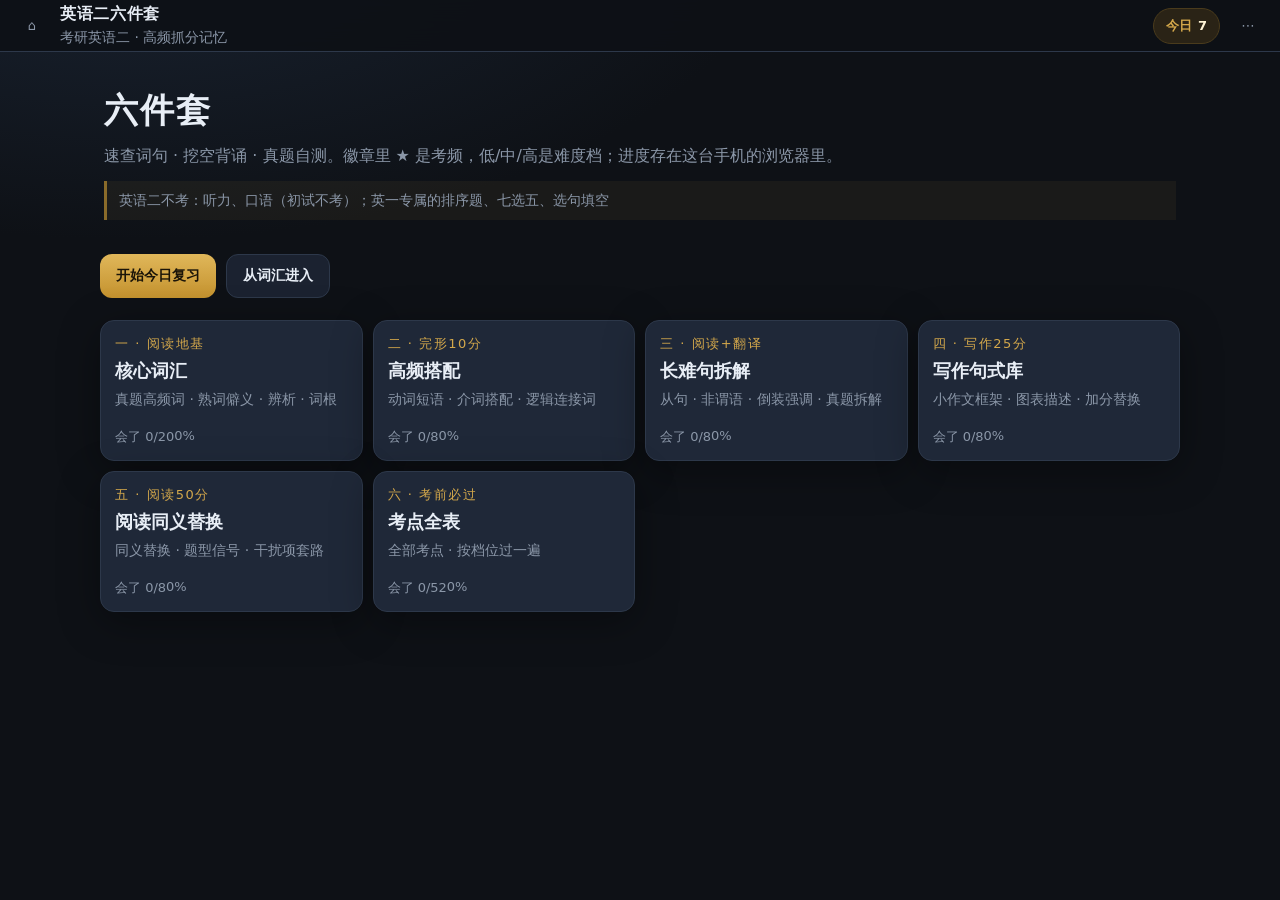
<file: index.html>
<!DOCTYPE html>
<html lang="zh-CN">
<head>
  <meta charset="UTF-8">
  <meta name="viewport" content="width=device-width, initial-scale=1, viewport-fit=cover, maximum-scale=1">
  <meta name="theme-color" content="#0e1116">
  <meta name="color-scheme" content="dark">
  <meta name="format-detection" content="telephone=no">
  <meta name="apple-mobile-web-app-capable" content="yes">
  <meta name="apple-mobile-web-app-status-bar-style" content="black-translucent">
  <meta name="apple-mobile-web-app-title" content="英语二六件套">
  <meta name="description" content="考研英语二高频抓分：核心词汇、高频搭配、长难句拆解、写作句式、阅读同义替换、考点全表">
  <meta property="og:title" content="英语二六件套">
  <meta property="og:description" content="考研英语二 · 高频抓分记忆">
  <meta itemprop="name" content="英语二六件套">
  <meta itemprop="description" content="考研英语二 · 高频抓分记忆">
  <title>英语二六件套</title>
  <link rel="stylesheet" href="vendor/katex.min.css">
  <link rel="stylesheet" href="style.css">
  <script>
    (function () {
      var ua = navigator.userAgent || "";
      if (/MicroMessenger/i.test(ua)) document.documentElement.classList.add("is-wechat");
      if (/iPhone|iPad|iPod/i.test(ua)) document.documentElement.classList.add("is-ios");
    })();
  </script>
</head>
<body>
  <div id="app">
    <p class="boot-msg">正在打开英语二六件套…</p>
  </div>
  <script src="vendor/katex.min.js"></script>
  <script src="data.js"></script>
  <script src="app.js"></script>
</body>
</html>
</file>
<file: style.css>
:root {
  --bg: #0e1116;
  --bg-2: #141a22;
  --elev: #1b2230;
  --card: #1f2838;
  --line: #2d384a;
  --text: #e8eef6;
  --muted: #8b97a8;
  --gold: #d4a84b;
  --gold-2: #8a6b2a;
  --teal: #5ec8c0;
  --rose: #e07a5f;
  --green: #7cb87c;
  --blue: #7aa7d6;
  --warn: #e8b86d;
  --shadow: 0 10px 40px rgba(0, 0, 0, 0.35);
  --radius: 14px;
  --header-h: 52px;
  --bottom-h: 56px;
  --safe-t: env(safe-area-inset-top, 0px);
  --safe-b: env(safe-area-inset-bottom, 0px);
  --wechat-extra: 0px;
  --vv-bottom: 0px;
  --app-h: 100dvh;
  --text-detail: 16px;
  --text-aux: 14px;
}

* { box-sizing: border-box; }
html {
  height: 100%;
  -webkit-text-size-adjust: 100%;
  text-size-adjust: 100%;
}
html, body {
  min-height: var(--app-h, 100dvh);
  background: var(--bg);
  overscroll-behavior: none;
}
body {
  margin: 0;
  font-family: "PingFang SC", "Hiragino Sans GB", "Noto Sans SC", "Microsoft YaHei", system-ui, sans-serif;
  background: radial-gradient(1200px 600px at 10% -10%, #1a2433 0%, var(--bg) 55%);
  color: var(--text);
  line-height: 1.55;
  -webkit-font-smoothing: antialiased;
  overflow-x: hidden;
}
html.is-wechat { --wechat-extra: 10px; }

button, input, textarea { font-family: inherit; }
button {
  cursor: pointer;
  border: 0;
  background: none;
  color: inherit;
  -webkit-tap-highlight-color: transparent;
  touch-action: manipulation;
}
textarea, input {
  font-size: 16px;
  width: 100%;
  background: #0e1116;
  color: var(--text);
  border: 1px solid var(--line);
  border-radius: 10px;
  padding: 10px;
}
a { color: var(--gold); }

.katex-display { margin: 0.55em 0; overflow-x: auto; overflow-y: hidden; -webkit-overflow-scrolling: touch; }
.katex { font-size: 1.05em; }
.boot-msg { padding: 48px 20px; color: var(--muted); text-align: center; }

#app {
  min-height: var(--app-h, 100dvh);
  padding-bottom: calc(var(--bottom-h) + var(--safe-b) + var(--wechat-extra) + 16px);
}

.topbar {
  position: sticky;
  top: 0;
  z-index: 20;
  min-height: calc(var(--header-h) + var(--safe-t));
  display: flex;
  align-items: center;
  gap: 8px;
  padding: var(--safe-t) 12px 0;
  background: rgba(14, 17, 22, 0.92);
  backdrop-filter: blur(12px);
  border-bottom: 1px solid var(--line);
}
.brand {
  display: flex;
  flex-direction: column;
  min-width: 0;
}
.brand strong { font-size: 16px; letter-spacing: 0.04em; }
.brand span { font-size: var(--text-aux); color: var(--muted); }
.topbar .grow { flex: 1; }
.icon-btn {
  width: 40px;
  height: 40px;
  border-radius: 10px;
  color: var(--muted);
}
.icon-btn:hover { background: var(--elev); color: var(--text); }
.today-chip {
  display: flex;
  align-items: center;
  gap: 6px;
  height: 36px;
  padding: 0 12px;
  border-radius: 999px;
  background: #2a2316;
  color: var(--gold);
  font-size: 13px;
  font-weight: 600;
  border: 1px solid #4a3b1c;
}
.today-chip em { font-style: normal; color: #fff4d6; }

.wrap {
  width: min(1080px, calc(100% - 24px));
  margin: 18px auto 0;
}

.hero {
  padding: 8px 4px 18px;
}
.hero h1 {
  margin: 0 0 6px;
  font-size: 28px;
  font-weight: 700;
  letter-spacing: 0.06em;
}
.hero p { margin: 0; color: var(--muted); font-size: var(--text-detail); line-height: 1.65; }
.skip-note {
  margin-top: 12px;
  font-size: var(--text-aux);
  line-height: 1.65;
  color: var(--muted);
  padding: 8px 12px;
  border-left: 3px solid var(--gold-2);
  background: rgba(212, 168, 75, 0.06);
}

.cta-row {
  display: flex;
  gap: 10px;
  margin: 16px 0 22px;
  flex-wrap: wrap;
}
.btn {
  min-height: 44px;
  padding: 0 16px;
  border-radius: 12px;
  font-size: 14px;
  font-weight: 600;
  display: inline-flex;
  align-items: center;
  justify-content: center;
  gap: 8px;
}
.btn-gold {
  background: linear-gradient(180deg, #e0b75a, #c4922e);
  color: #1a1408;
}
.btn-ghost {
  background: var(--elev);
  border: 1px solid var(--line);
  color: var(--text);
}
.btn-rose { background: #3a2420; color: #f0b8aa; border: 1px solid #5a3830; }
.btn-warn { background: #3a3320; color: #f0d9a0; border: 1px solid #5a4c28; }
.btn-ok { background: #1f3328; color: #b6e0b8; border: 1px solid #355a40; }

.grid-7 {
  display: grid;
  grid-template-columns: 1fr 1fr;
  gap: 10px;
}
.mod-card {
  text-align: left;
  background: var(--card);
  border: 1px solid var(--line);
  border-radius: var(--radius);
  padding: 14px;
  box-shadow: var(--shadow);
  min-height: 118px;
  display: flex;
  flex-direction: column;
  gap: 6px;
}
.mod-card:hover { border-color: #4a5a72; }
.mod-card .no {
  font-size: 13px;
  color: var(--gold);
  letter-spacing: 0.12em;
}
.mod-card h3 { margin: 0; font-size: 18px; }
.mod-card .blurb { margin: 0; font-size: var(--text-aux); color: var(--muted); line-height: 1.5; }
.bar {
  height: 6px;
  border-radius: 99px;
  background: #2a3342;
  overflow: hidden;
  margin-top: auto;
}
.bar > i {
  display: block;
  height: 100%;
  background: linear-gradient(90deg, var(--gold-2), var(--gold));
  width: var(--p, 0%);
}
.mod-card .meta { font-size: 13px; color: var(--muted); display: flex; justify-content: space-between; }

.layout {
  display: grid;
  gap: 14px;
}
.side {
  display: none;
  background: var(--bg-2);
  border: 1px solid var(--line);
  border-radius: var(--radius);
  padding: 8px;
  height: fit-content;
}
.side button {
  width: 100%;
  text-align: left;
  padding: 10px 12px;
  border-radius: 10px;
  display: flex;
  justify-content: space-between;
  align-items: center;
  font-size: 14px;
  color: var(--muted);
}
.side button.active { background: var(--card); color: var(--text); }
.side button:hover { color: var(--text); }

.main-col { min-width: 0; }

.seg {
  display: flex;
  background: var(--elev);
  border: 1px solid var(--line);
  border-radius: 12px;
  padding: 4px;
  gap: 4px;
}
.seg button {
  flex: 1;
  height: 38px;
  border-radius: 9px;
  font-size: 14px;
  color: var(--muted);
  font-weight: 600;
}
.seg button.active {
  background: var(--card);
  color: var(--gold);
  box-shadow: 0 1px 0 rgba(255,255,255,0.04);
}

.panel {
  margin-top: 12px;
  background: var(--card);
  border: 1px solid var(--line);
  border-radius: var(--radius);
  padding: 16px;
  box-shadow: var(--shadow);
}

.sheet-block + .sheet-block { margin-top: 22px; padding-top: 18px; border-top: 1px dashed var(--line); }
.sheet-block h3 { margin: 0 0 8px; font-size: 18px; }
.muted { color: var(--muted); font-size: var(--text-detail); line-height: 1.7; }
.warn {
  margin-top: 10px;
  padding: 10px 12px;
  border-radius: 10px;
  background: rgba(232, 184, 109, 0.1);
  color: var(--warn);
  font-size: var(--text-detail);
  line-height: 1.7;
}
.notes { margin: 8px 0 0; padding-left: 18px; color: var(--muted); font-size: var(--text-detail); line-height: 1.75; }
.ex-box {
  margin-top: 10px;
  padding: 10px 12px;
  border-radius: 10px;
  background: #171e2a;
  border: 1px solid var(--line);
}
.ex-box summary { cursor: pointer; color: var(--blue); font-weight: 600; font-size: var(--text-detail); }

.drill-head {
  display: flex;
  justify-content: space-between;
  align-items: baseline;
  gap: 8px;
  margin-bottom: 10px;
}
.drill-head h2 { margin: 0; font-size: 18px; }
.pill {
  font-size: 13px;
  color: var(--muted);
  background: #171e2a;
  padding: 2px 8px;
  border-radius: 99px;
}
.cloze-stack { display: grid; gap: 10px; margin: 8px 0 4px; }
.cloze-line {
  display: flex;
  flex-wrap: wrap;
  align-items: center;
  justify-content: center;
  gap: 6px 8px;
  min-height: 40px;
  padding: 6px 4px;
  background: #171e2a;
  border-radius: 10px;
}
.cloze-tex { display: inline-flex; align-items: center; }
.hole {
  min-width: 72px;
  min-height: 40px;
  padding: 4px 12px;
  border: 1px dashed var(--gold);
  border-radius: 8px;
  color: var(--gold);
  background: rgba(212, 168, 75, 0.1);
  font-size: 13px;
  font-weight: 600;
}
.hole-ans {
  display: inline-flex;
  align-items: center;
  padding: 2px 6px;
  border-bottom: 2px solid var(--teal);
  min-height: 32px;
}
.diff-bar {
  display: flex;
  align-items: center;
  gap: 8px;
  margin: 0 0 8px;
}
.diff-edge { font-size: var(--text-aux); color: var(--muted); flex-shrink: 0; }
.diff-step {
  width: 40px;
  height: 40px;
  border-radius: 10px;
  background: var(--elev);
  border: 1px solid var(--line);
  font-size: 20px;
  line-height: 1;
  color: var(--text);
  flex-shrink: 0;
}
.diff-step:disabled { opacity: 0.35; }
.diff-count {
  min-width: 88px;
  text-align: center;
  font-size: 16px;
  font-weight: 700;
  color: var(--gold);
}
.diff-quick {
  display: flex;
  flex-wrap: wrap;
  gap: 6px;
  margin: 0 0 8px;
}
.diff-quick button {
  min-height: 36px;
  padding: 0 12px;
  border-radius: 9px;
  background: var(--elev);
  border: 1px solid var(--line);
  font-size: 14px;
  font-weight: 600;
  color: var(--muted);
}
.diff-quick button.active {
  color: var(--gold);
  border-color: var(--gold-2);
  background: #2a2316;
}
.diff-caption { margin: 0 0 10px; font-size: var(--text-aux); color: var(--muted); line-height: 1.6; }
.blank {
  min-height: 120px;
  border: 1px dashed #4a5a72;
  border-radius: 12px;
  display: flex;
  align-items: center;
  justify-content: center;
  color: var(--muted);
  background: repeating-linear-gradient(-45deg, transparent, transparent 8px, rgba(255,255,255,0.015) 8px, rgba(255,255,255,0.015) 16px);
  text-align: center;
  padding: 16px;
}
.problem { font-size: 16px; }
.reveal-stack { display: grid; gap: 8px; }
.step {
  padding: 8px 10px;
  border-radius: 10px;
  background: #171e2a;
}
.answer-line {
  margin-top: 8px;
  padding: 10px 12px;
  border-radius: 10px;
  background: rgba(94, 200, 192, 0.1);
  color: var(--teal);
  font-weight: 600;
}
.actions {
  display: grid;
  gap: 8px;
  margin-top: 16px;
}
.actions.rate { grid-template-columns: 1fr 1fr 1fr; }
.nav-row {
  display: flex;
  justify-content: space-between;
  margin-top: 10px;
  color: var(--muted);
  font-size: 13px;
}

.done {
  text-align: center;
  padding: 28px 12px;
}
.done h2 { margin: 0 0 8px; }

.bottom {
  position: fixed;
  left: 0; right: 0;
  bottom: var(--vv-bottom, 0px);
  z-index: 20;
  min-height: calc(var(--bottom-h) + var(--safe-b) + var(--wechat-extra));
  padding: 6px 10px calc(var(--safe-b) + var(--wechat-extra));
  display: grid;
  grid-template-columns: 1fr 1fr 1fr;
  background: rgba(14, 17, 22, 0.94);
  backdrop-filter: blur(12px);
  border-top: 1px solid var(--line);
}
.bottom button {
  display: flex;
  flex-direction: column;
  align-items: center;
  justify-content: center;
  gap: 2px;
  font-size: 13px;
  color: var(--muted);
}
.bottom button.active { color: var(--gold); }
.bottom .dot {
  width: 18px; height: 3px; border-radius: 99px; background: transparent;
}
.bottom button.active .dot { background: var(--gold); }

.modal-bg {
  position: fixed; inset: 0; background: rgba(0,0,0,.55); z-index: 40;
  display: flex; align-items: flex-end; justify-content: center;
}
.modal {
  width: min(480px, 100%);
  background: var(--bg-2);
  border: 1px solid var(--line);
  border-radius: 16px 16px 0 0;
  padding: 16px 16px calc(16px + var(--safe-b) + var(--wechat-extra));
}
.modal h3 { margin: 0 0 12px; }
.modal .row { display: flex; gap: 8px; flex-wrap: wrap; }
.wechat-tip {
  margin: 12px 0 0;
  font-size: var(--text-aux);
  line-height: 1.65;
  color: var(--gold);
  background: rgba(212, 168, 75, 0.08);
  border-radius: 10px;
  padding: 8px 12px;
}
.copy-box { min-height: 120px; max-height: 36vh; resize: vertical; }

.kbd {
  font-size: var(--text-aux);
  color: var(--muted);
  margin-top: 10px;
}
.kbd kbd {
  background: #0e1116;
  border: 1px solid var(--line);
  border-radius: 4px;
  padding: 0 5px;
  font-size: 13px;
}

@media (max-width: 859px) {
  .kbd { display: none; }
  .today-chip { display: none; }
  .brand span { display: none; }
  .hero h1 { font-size: 26px; }
  .seg button { height: 44px; }
  .wrap { width: min(1080px, calc(100% - 20px)); margin-top: 12px; }
  .panel { padding: 14px; }
  .katex { font-size: 1.08em; }
  .katex-display { text-align: left; overflow-x: auto; -webkit-overflow-scrolling: touch; }
}

@media (min-width: 860px) {
  #app { padding-bottom: 24px; }
  .bottom { display: none; }
  .grid-7 { grid-template-columns: repeat(4, 1fr); }
  .grid-7 .mod-card:nth-child(5),
  .grid-7 .mod-card:nth-child(6),
  .grid-7 .mod-card:nth-child(7) { grid-column: span 1; }
  .layout.has-side {
    grid-template-columns: 220px 1fr;
  }
  .side { display: block; }
  .hero h1 { font-size: 34px; }
  .modal { border-radius: 16px; margin-bottom: 10vh; }
  .wrap { margin-top: 24px; }
}

/* 考频 ★ 与难度档徽章 */
.freq-badge {
  display: inline-block;
  margin-left: 8px;
  padding: 1px 8px;
  border-radius: 99px;
  font-size: 12px;
  font-weight: 600;
  line-height: 1.7;
  letter-spacing: 0.02em;
  white-space: nowrap;
  background: #171e2a;
  border: 1px solid var(--line);
  color: var(--muted);
}
.freq-badge.tier-1 { color: var(--green); border-color: #355a40; background: #1f3328; }
.freq-badge.tier-2 { color: var(--gold); border-color: #4a3b1c; background: #2a2316; }
.freq-badge.tier-3 { color: #f0b8aa; border-color: #5a3830; background: #3a2420; }
.sheet-block h3 .freq-badge,
.drill-head h2 .freq-badge { vertical-align: 3px; }

/* 速查模式的分档标题 */
.tier-head {
  margin: 26px 0 14px;
  font-size: 15px;
  font-weight: 700;
  letter-spacing: 0.1em;
  color: var(--muted);
}
.tier-head:first-child { margin-top: 2px; }
.tier-head.tier-1 { color: var(--green); }
.tier-head.tier-2 { color: var(--gold); }
.tier-head.tier-3 { color: var(--rose); }

/* 中学锦囊：地基定位，视觉弱化 */
.mod-card.mod-soft { border-style: dashed; opacity: 0.85; }

/* 纯文本模式：英文按原样换行、不断词，不渲染成数学斜体 */
.plain-text { font-style: normal; white-space: pre-wrap; line-height: 1.8; }
</file>
